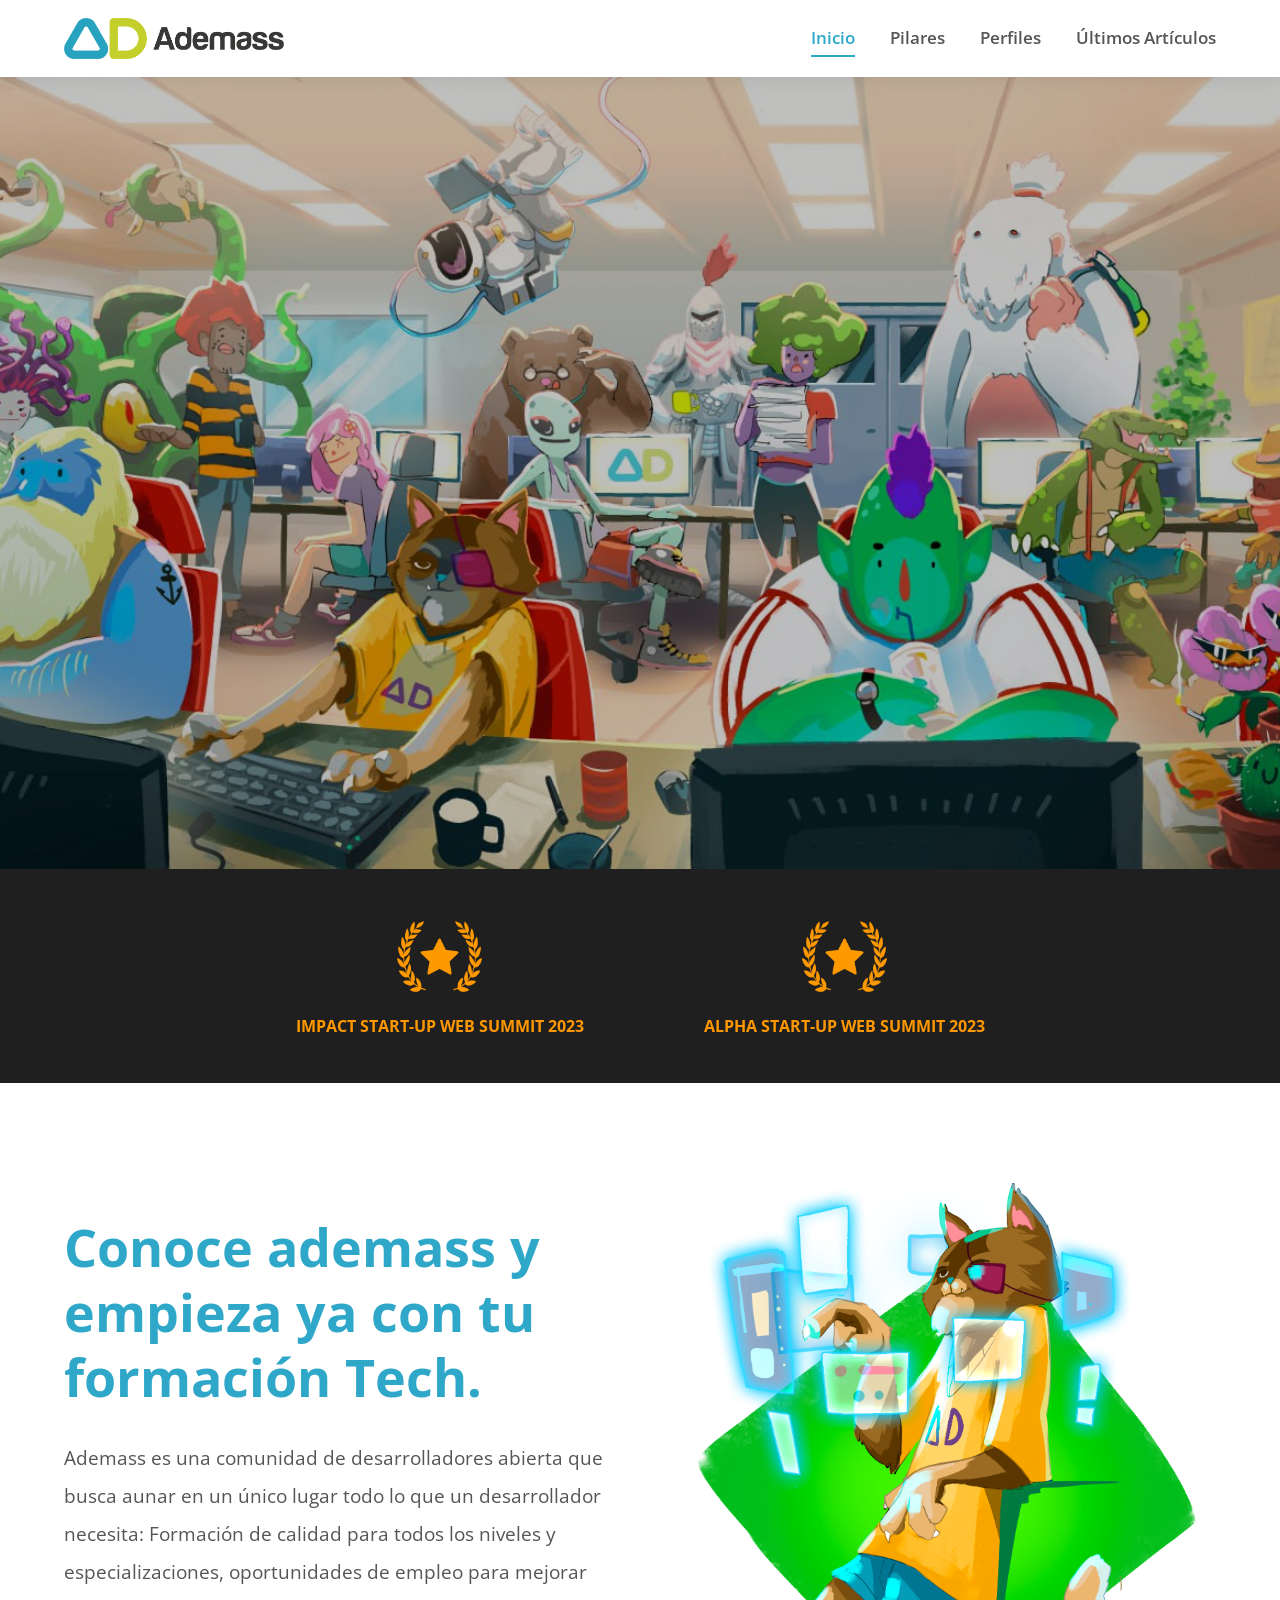
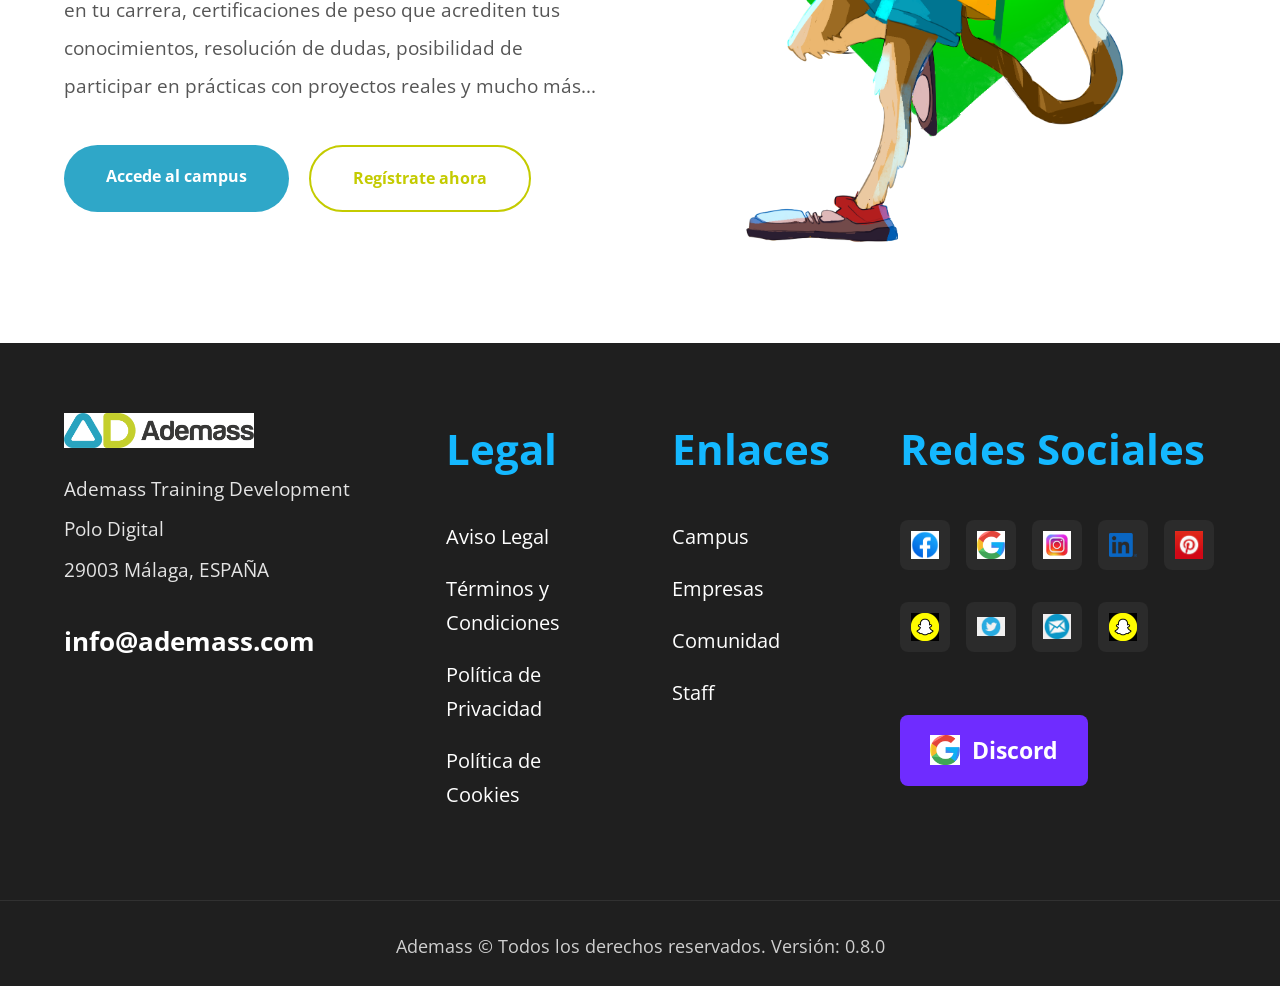
<file: index.html>
<!DOCTYPE html>
<html lang="es">

<head>
    <meta charset="UTF-8">
    <meta name="viewport" content="width=device-width, initial-scale=1.0">
    <title>Ademass - Ademass</title>
    <link rel="preconnect" href="https://fonts.googleapis.com">
    <link rel="preconnect" href="https://fonts.gstatic.com" crossorigin>
    <link href="https://fonts.googleapis.com/css2?family=Open+Sans:wght@300;400;500;600;700;800&family=Poppins:wght@300;400;500;600;700;800&display=swap" rel="stylesheet">
    <link rel="stylesheet" href="css/style.css">
</head>

<body>
    <!--=========================================
                    HEADER
    ==========================================-->

<header id="main-header">
    <div class="container header-inner">

        <a href="index.html" class="logo">
            <img src="img/Ademass-logo.png" alt="Ademass">
        </a>

        <nav class="main-nav">
            <ul class="nav-list">
                <li><a href="index.html" class="nav-link active">Inicio</a></li>
                <li><a href="pilares.html" class="nav-link">Pilares</a></li>
                <li><a href="perfiles.html" class="nav-link">Perfiles</a></li>
                <li><a href="ultimos_articulos.html" class="nav-link">Últimos Artículos</a></li>
            </ul>
        </nav>

    </div>
</header>

    <!--=========================================
                    HERO / PORTADA
    ==========================================-->

    <section class="hero-section">
        <div class="hero-bg">
            <img src="img/ademass_imagen.jpg" alt="Ademass" class="hero-bg-img">
            
        </div>
        <div class="container hero-content">   
        </div>
    </section>

    <!--=========================================
                    PREMIOS
    ==========================================-->
<section class="awards">
    <div class="container">
        <div class="awards-wrapper">
            <div class="award-item">
                <img src="img/award-symbol-1.png" alt="Award" class="award-icon">
                <h3 class="award-title">Impact Start-Up Web Summit 2023</h3>
            </div>
            <div class="award-item">
                <img src="img/award-symbol-1.png" alt="Award" class="award-icon">
                <h3 class="award-title">Alpha Start-Up Web Summit 2023</h3>
            </div>
        </div>
    </div>
</section>
   

    <!--=========================================
                    SECCIÓN PRINCIPAL
    ==========================================-->

    <section class="main-section">
        <div class="container">
            <div class="row align-items-center">
                <div class="col-lg-6">
                    <div class="main-text-content">
                        <h2 class="section-title">Conoce ademass y empieza ya con tu formación Tech.</h2>
                        <p class="section-text">Ademass es una comunidad de desarrolladores abierta que busca aunar en un único lugar todo lo que un desarrollador necesita: Formación de calidad para todos los niveles y especializaciones, oportunidades de empleo para mejorar en tu carrera, certificaciones de peso que acrediten tus conocimientos, resolución de dudas, posibilidad de participar en prácticas con proyectos reales y mucho más...</p>
                    </div>
                    <div class="main-buttons">
                        <a href="#" class="btn btn-primary">Accede al campus</a>
                        <a href="#" class="btn btn-secondary">Regístrate ahora</a>
                    </div>
                </div>
                <div class="col-lg-6">
                    <img src="img/ademass_tu_casa.png" alt="Ademass tu casa" class="main-image">
                </div>
            </div>
        </div>
    </section>

   

<footer class="footer">

    <div class="footer-container">

        <div class="footer-column">

            <img src="img/images.png" alt="Logo" class="logo">

            <p>Ademass Training Development</p>
            <p>Polo Digital</p>
            <p>29003 Málaga, ESPAÑA</p>

            <h4>info@ademass.com</h4>

        </div>

        <div class="footer-column">

            <h3>Legal</h3>

            <a href="#">Aviso Legal</a>
            <a href="#">Términos y Condiciones</a>
            <a href="#">Política de Privacidad</a>
            <a href="#">Política de Cookies</a>

        </div>

        <div class="footer-column">

            <h3>Enlaces</h3>

            <a href="#">Campus</a>
            <a href="#">Empresas</a>
            <a href="#">Comunidad</a>
            <a href="#">Staff</a>

        </div>

        <div class="footer-column">

            <h3>Redes Sociales</h3>

            <div class="social-icons">

                <a href="#"><img src="img/images.jpg" alt=""></a>
                <a href="#"><img src="img/g.png" alt=""></a>
                <a href="#"><img src="img/ig.jpg" alt=""></a>
                <a href="#"><img src="img/in.webp" alt=""></a>
                <a href="#"><img src="img/p.png" alt=""></a>

                <a href="#"><img src="img/snap.png" alt=""></a>
                <a href="#"><img src="img/tw.png" alt=""></a>
                <a href="#"><img src="img/tx.jpg" alt=""></a>
                <a href="#"><img src="img/snap.png" alt=""></a>

            </div>

            <a href="#" class="discord-btn">

                <img src="img/g.png" alt="">

                Discord

            </a>

        </div>

    </div>

    <div class="footer-bottom">

        Ademass © Todos los derechos reservados. Versión: 0.8.0

    </div>

</footer>

</body>
</html>
</file>
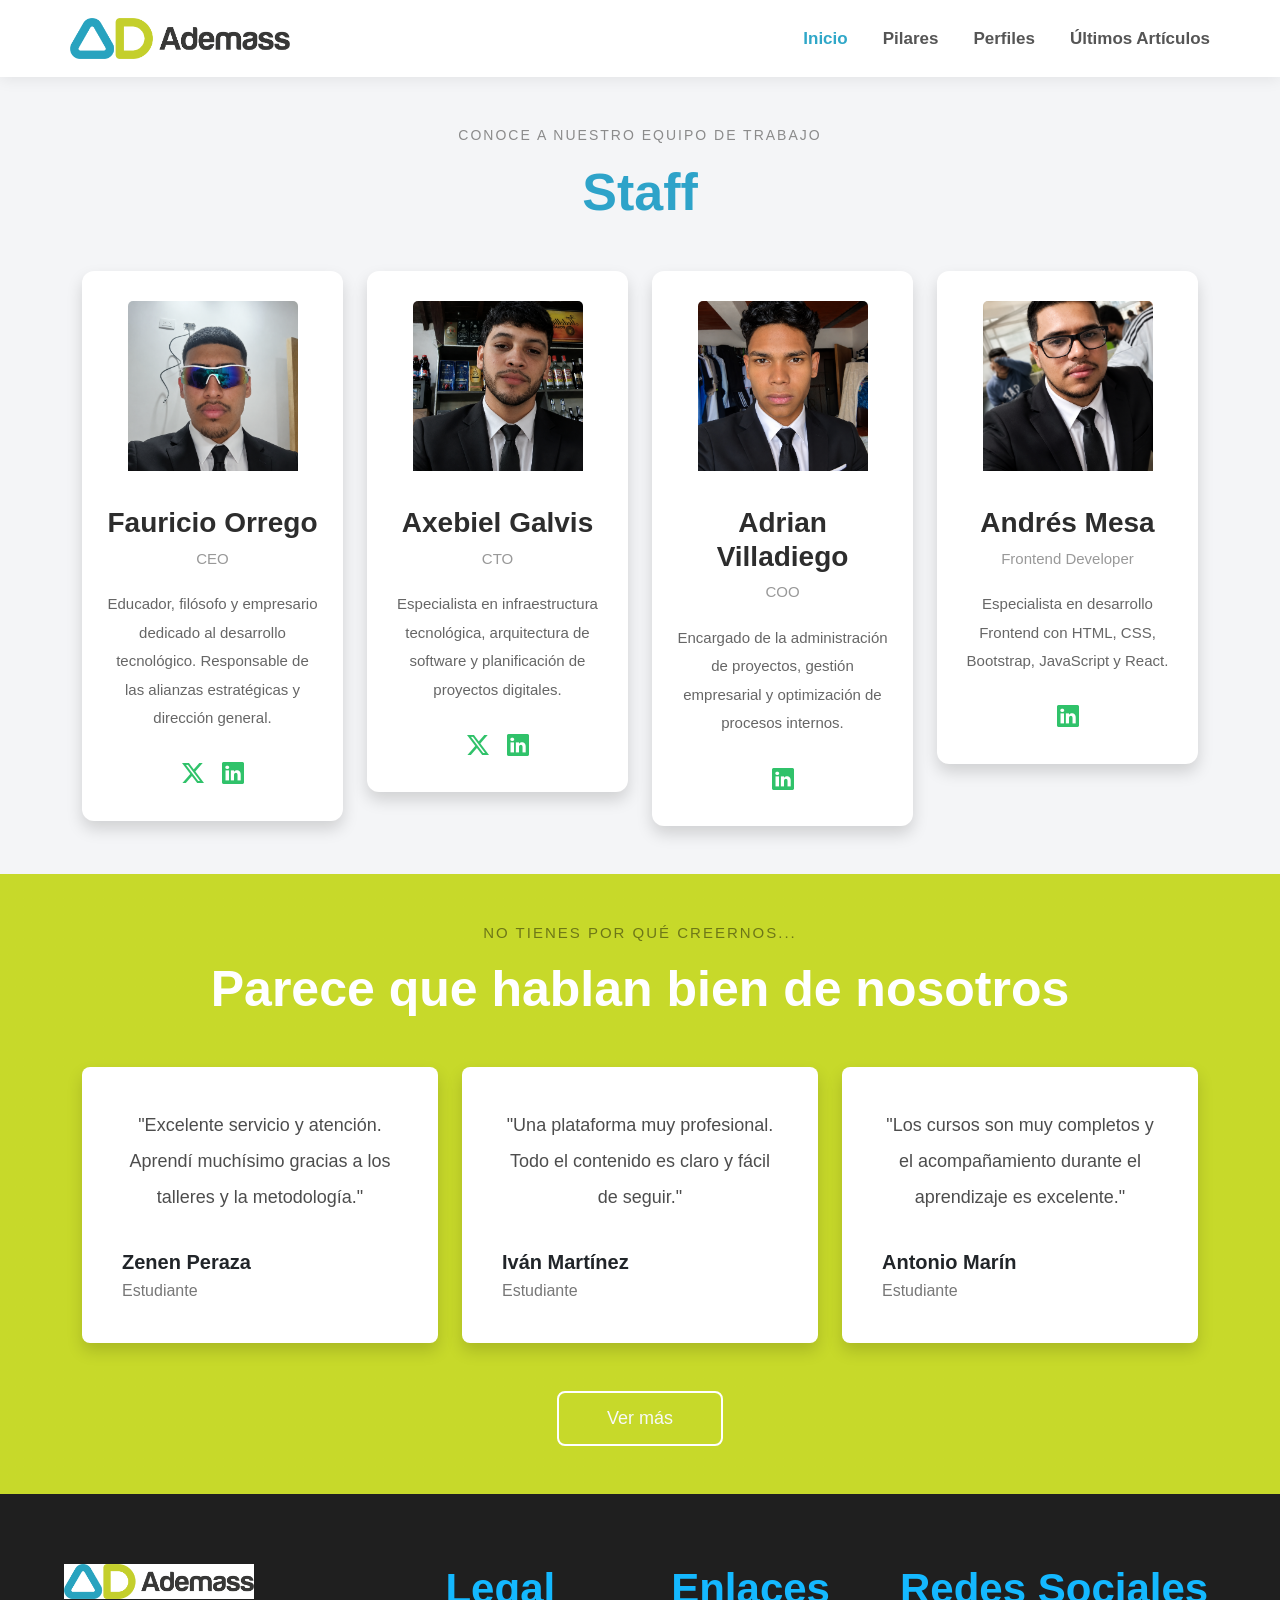
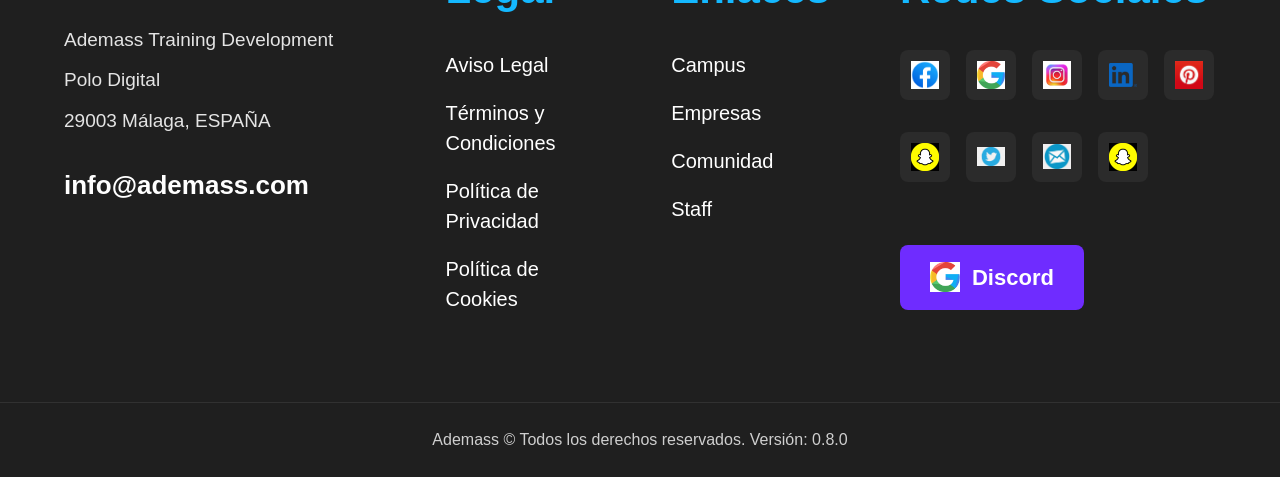
<file: perfiles.html>
<!DOCTYPE html>
<html lang="es">

<head>
    <meta charset="UTF-8">
    <meta name="viewport" content="width=device-width, initial-scale=1.0">
    <title>Perfiles</title>

    <!-- Bootstrap -->
    <link href="https://cdn.jsdelivr.net/npm/bootstrap@5.3.3/dist/css/bootstrap.min.css" rel="stylesheet">

    <!-- Bootstrap Icons -->
    <link rel="stylesheet"
        href="https://cdn.jsdelivr.net/npm/bootstrap-icons@1.11.3/font/bootstrap-icons.min.css">

    <!-- CSS -->
    <link rel="stylesheet" href="css/perfiles.css">
</head>

<body>
    <header id="main-header">
        <div class="container header-inner">
            <a href="./index.html" class="logo">
                <img src="img/Ademass-logo.png" alt="Ademass">
            </a>
            <nav class="main-nav">
                <ul class="nav-list">
                    <li><a href="./index.html" class="nav-link active">Inicio</a></li>
                    <li><a href="./pilares.html" class="nav-link">Pilares</a></li>
                    <li><a href="./perfiles.html" class="nav-link">Perfiles</a></li>
                    <li><a href="./ultimos_articulos.html" class="nav-link">Últimos Artículos</a></li>
                </ul>
            </nav>
        </div>
    </header>

    <!-- ==========================
            STAFF
    =========================== -->

    <section class="staff py-5">

        <div class="container">

            <p class="text-center text-uppercase subtitulo">
                Conoce a nuestro equipo de trabajo
            </p>

            <h2 class="titulo text-center mb-5">
                Staff
            </h2>

            <div class="row g-4 justify-content-center">

                <!-- CARD -->
                <div class="col-lg-3 col-md-6">

                    <div class="card perfil shadow">

                        <img src="img/ChatGPT Image 28 jul 2026, 11_06_53.png" class="card-img-top" alt="">

                        <div class="card-body">

                            <h4>Fauricio Orrego</h4>

                            <span class="cargo">
                                CEO
                            </span>

                            <p>
                                Educador, filósofo y empresario dedicado al
                                desarrollo tecnológico. Responsable de las
                                alianzas estratégicas y dirección general.
                            </p>

                            <div class="redes">

                                <a href="#">
                                    <i class="bi bi-twitter-x"></i>
                                </a>

                                <a href="#">
                                    <i class="bi bi-linkedin"></i>
                                </a>

                            </div>

                        </div>

                    </div>

                </div>

                <!-- CARD -->
                <div class="col-lg-3 col-md-6">

                    <div class="card perfil shadow">

                        <img src="img/ChatGPT Image 28 jul 2026, 11_07_04.png" class="card-img-top" alt="">

                        <div class="card-body">

                            <h4>Axebiel Galvis</h4>

                            <span class="cargo">
                                CTO
                            </span>

                            <p>
                                Especialista en infraestructura tecnológica,
                                arquitectura de software y planificación de
                                proyectos digitales.
                            </p>

                            <div class="redes">

                                <a href="#">
                                    <i class="bi bi-twitter-x"></i>
                                </a>

                                <a href="#">
                                    <i class="bi bi-linkedin"></i>
                                </a>

                            </div>

                        </div>

                    </div>

                </div>

                <!-- CARD -->
                <div class="col-lg-3 col-md-6">

                    <div class="card perfil shadow">

                        <img src="img/ChatGPT Image 28 jul 2026, 11_07_13.png" class="card-img-top" alt="">

                        <div class="card-body">

                            <h4>Adrian Villadiego</h4>

                            <span class="cargo">
                                COO
                            </span>

                            <p>
                                Encargado de la administración de proyectos,
                                gestión empresarial y optimización de procesos
                                internos.
                            </p>

                            <div class="redes">

                                <a href="#">
                                    <i class="bi bi-linkedin"></i>
                                </a>

                            </div>

                        </div>

                    </div>

                </div>

                <!-- CARD -->
                <div class="col-lg-3 col-md-6">

                    <div class="card perfil shadow">

                        <img src="img/ChatGPT Image 28 jul 2026, 11_07_45.png" class="card-img-top" alt="">

                        <div class="card-body">

                            <h4>Andrés Mesa</h4>

                            <span class="cargo">
                                Frontend Developer
                            </span>

                            <p>
                                Especialista en desarrollo Frontend con HTML,
                                CSS, Bootstrap, JavaScript y React.
                            </p>

                            <div class="redes">

                                <a href="#">
                                    <i class="bi bi-linkedin"></i>
                                </a>

                            </div>

                        </div>

                    </div>

                </div>

            </div>

        </div>

    </section>


    <!-- ==========================
          TESTIMONIOS
    =========================== -->

    <section class="testimonios py-5">

        <div class="container">

            <p class="text-center text-uppercase subtitulo2">
                No tienes por qué creernos...
            </p>

            <h2 class="text-center text-white mb-5">
                Parece que hablan bien de nosotros
            </h2>

            <div class="row g-4">

                <!-- TESTIMONIO -->
                <div class="col-lg-4">

                    <div class="card comentario shadow">

                        <div class="card-body">

                            <p class="texto">
                                "Excelente servicio y atención.
                                Aprendí muchísimo gracias a los
                                talleres y la metodología."
                            </p>

                            <h5>Zenen Peraza</h5>

                            <span>Estudiante</span>

                        </div>

                    </div>

                </div>

                <!-- TESTIMONIO -->
                <div class="col-lg-4">

                    <div class="card comentario shadow">

                        <div class="card-body">

                            <p class="texto">
                                "Una plataforma muy profesional.
                                Todo el contenido es claro y fácil
                                de seguir."
                            </p>

                            <h5>Iván Martínez</h5>

                            <span>Estudiante</span>

                        </div>

                    </div>

                </div>

                <!-- TESTIMONIO -->
                <div class="col-lg-4">

                    <div class="card comentario shadow">

                        <div class="card-body">

                            <p class="texto">
                                "Los cursos son muy completos y
                                el acompañamiento durante el
                                aprendizaje es excelente."
                            </p>

                            <h5>Antonio Marín</h5>

                            <span>Estudiante</span>

                        </div>

                    </div>

                </div>

            </div>

            <div class="text-center mt-5">

                <button class="btn btn-outline-light btn-lg px-5">
                    Ver más
                </button>

            </div>

        </div>

    </section>
    
<footer class="footer">

    <div class="footer-container">

        <!-- Logo -->
        <div class="footer-column">
            <img src="img/images.png" alt="Logo" class="logo">

            <p>Ademass Training Development</p>
            <p>Polo Digital</p>
            <p>29003 Málaga, ESPAÑA</p>

            <h4>info@ademass.com</h4>
        </div>

        <!-- Legal -->
        <div class="footer-column">
            <h3>Legal</h3>

            <a href="#">Aviso Legal</a>
            <a href="#">Términos y Condiciones</a>
            <a href="#">Política de Privacidad</a>
            <a href="#">Política de Cookies</a>
        </div>

        <!-- Enlaces -->
        <div class="footer-column">
            <h3>Enlaces</h3>

            <a href="#">Campus</a>
            <a href="#">Empresas</a>
            <a href="#">Comunidad</a>
            <a href="#">Staff</a>
        </div>

        <!-- Redes Sociales -->
        <div class="footer-column">
            <h3>Redes Sociales</h3>

            <div class="social-icons">

                <a href="#"><img src="img/images.jpg" alt=""></a>
                <a href="#"><img src="img/g.png" alt=""></a>
                <a href="#"><img src="img/ig.jpg" alt=""></a>
                <a href="#"><img src="img/in.webp" alt=""></a>
                <a href="#"><img src="img/p.png" alt=""></a>

                <a href="#"><img src="img/snap.png" alt=""></a>
                <a href="#"><img src="img/tw.png" alt=""></a>
                <a href="#"><img src="img/tx.jpg" alt=""></a>
                <a href="#"><img src="img/snap.png" alt=""></a>

            </div>

            <a href="#" class="discord-btn">
                <img src="img/g.png" alt="">
                Discord
            </a>

        </div>

    </div>

    <div class="footer-bottom">
        Ademass © Todos los derechos reservados. Versión: 0.8.0
    </div>

</footer>

</body>

</html>
</file>
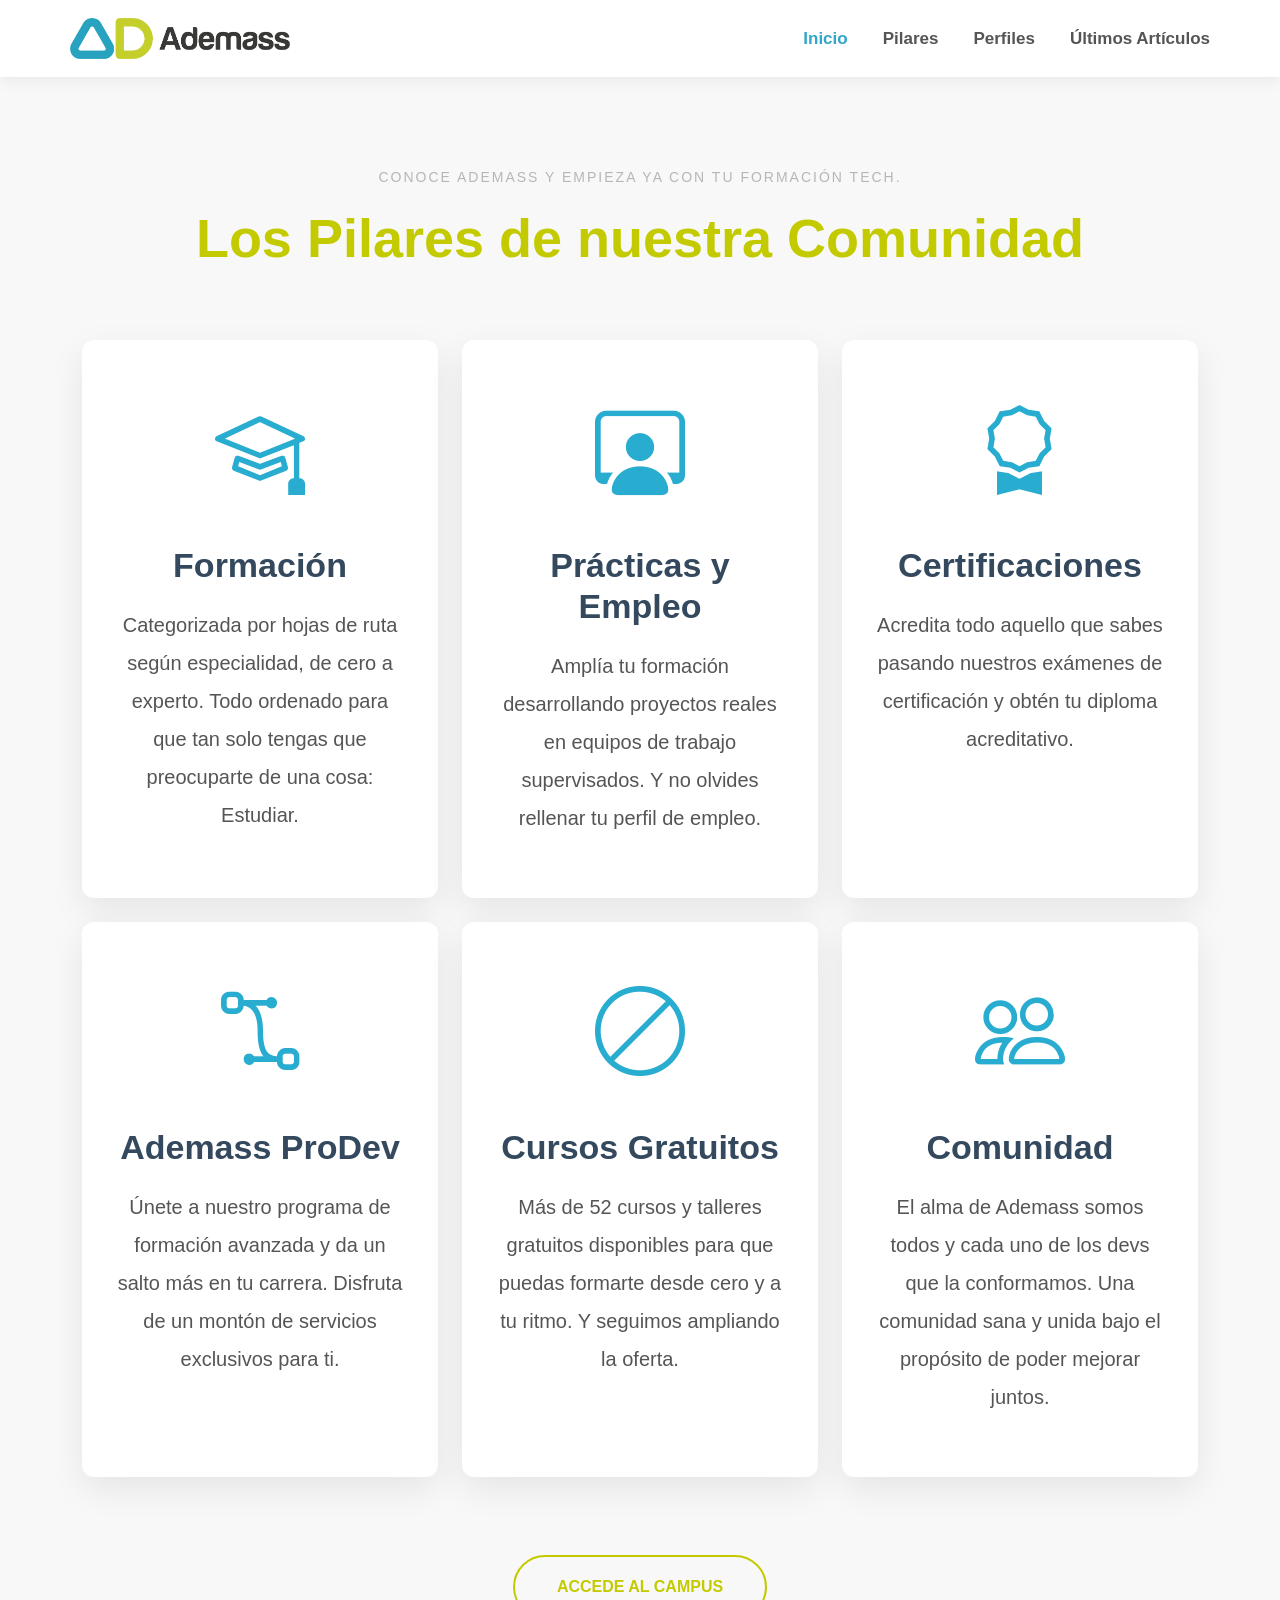
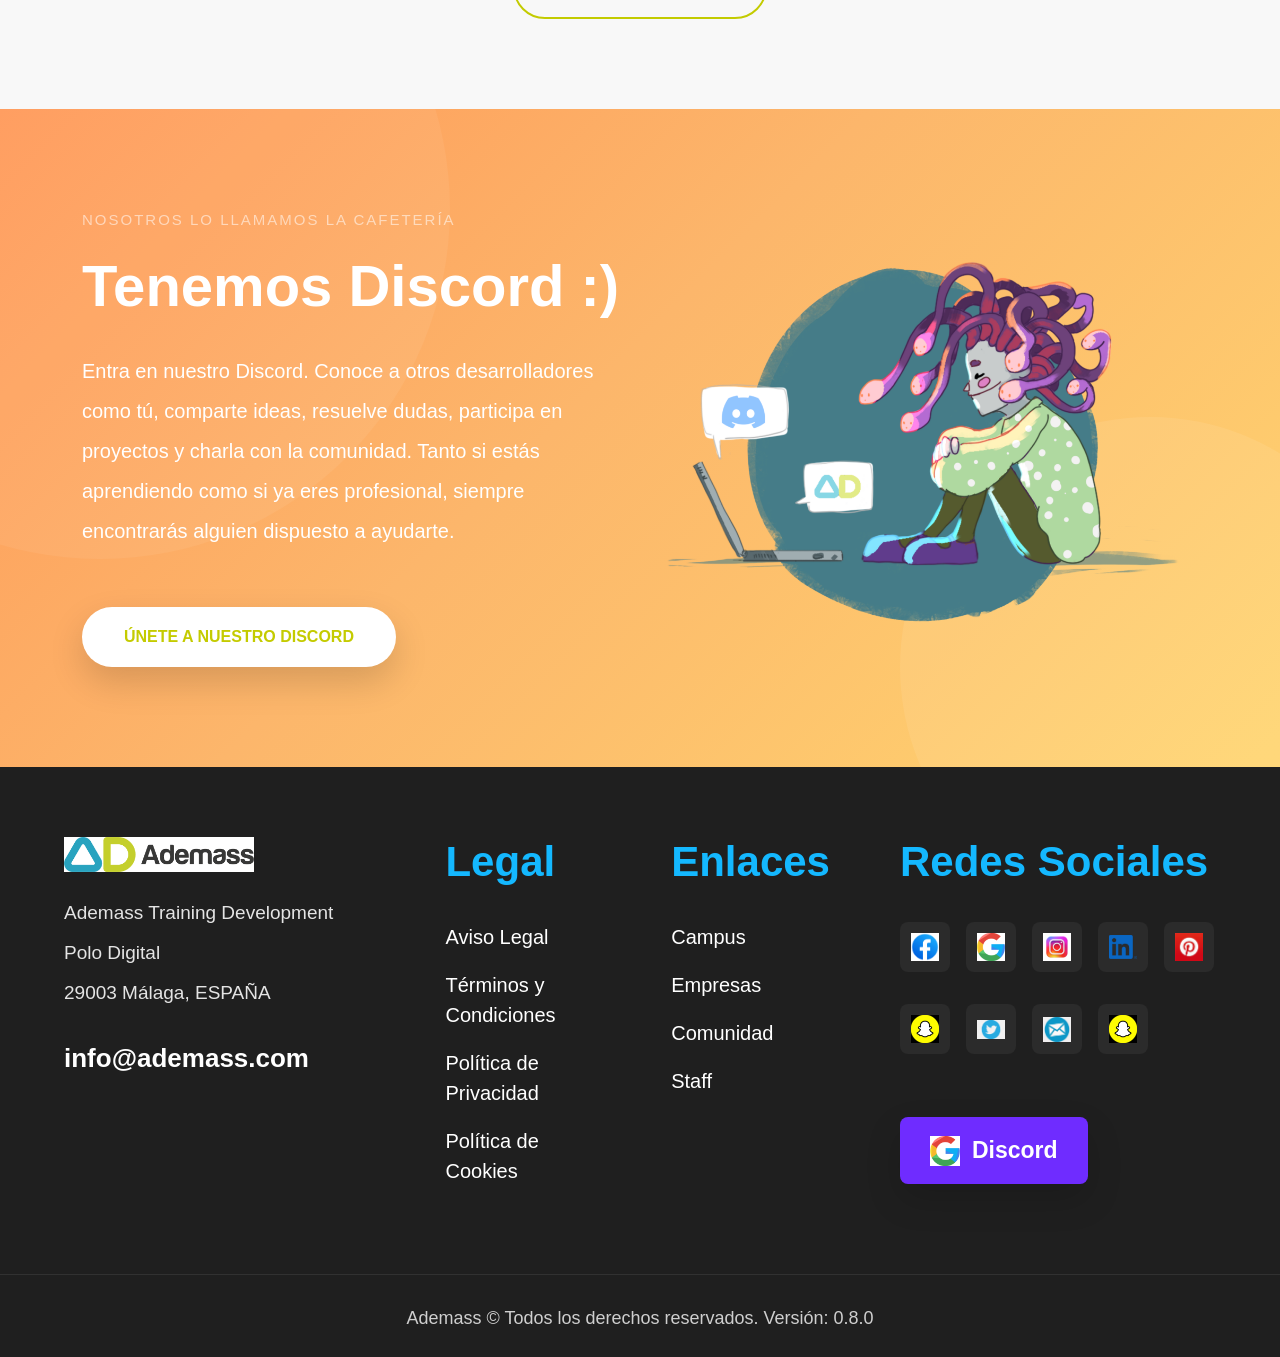
<file: pilares.html>
<!DOCTYPE html>
<html lang="es">
<head>
    <meta charset="UTF-8">
    <meta name="viewport" content="width=device-width, initial-scale=1.0">

    <!-- Bootstrap -->
    <link href="https://cdn.jsdelivr.net/npm/bootstrap@5.3.7/dist/css/bootstrap.min.css" rel="stylesheet">

    <!-- Bootstrap Icons -->
    <link rel="stylesheet" href="https://cdn.jsdelivr.net/npm/bootstrap-icons@1.11.3/font/bootstrap-icons.min.css">

    <!-- CSS -->
    <link rel="stylesheet" href="css/pilares.css">

    <title>Pilares</title>
</head>

<body>
    <header id="main-header">
        <div class="container header-inner">
            <a href="#" class="logo">
                <img src="img/Ademass-logo.png" alt="Ademass">
            </a>
            <nav class="main-nav">
                <ul class="nav-list">
                    <li><a href="./index.html" class="nav-link active">Inicio</a></li>
                    <li><a href="./pilares.html" class="nav-link">Pilares</a></li>
                    <li><a href="./perfiles.html" class="nav-link">Perfiles</a></li>
                    <li><a href="./ultimos_articulos.html" class="nav-link">Últimos Artículos</a></li>
                </ul>
            </nav>
        </div>
    </header>

<section class="community">

    <div class="container">

        <span class="subtitulo">
            CONOCE ADEMASS Y EMPIEZA YA CON TU FORMACIÓN TECH.
        </span>

        <h2 class="titulo">
            Los Pilares de nuestra Comunidad
        </h2>

        <div class="row g-4 justify-content-center">

            <div class="col-lg-4 col-md-6">
                <div class="card-pilar">

                    <i class="bi bi-mortarboard icono"></i>

                    <h3>Formación</h3>

                    <p>
                        Categorizada por hojas de ruta según especialidad,
                        de cero a experto. Todo ordenado para que tan solo
                        tengas que preocuparte de una cosa: Estudiar.
                    </p>

                </div>
            </div>

            <div class="col-lg-4 col-md-6">
                <div class="card-pilar">

                    <i class="bi bi-person-workspace icono"></i>

                    <h3>Prácticas y Empleo</h3>

                    <p>
                        Amplía tu formación desarrollando proyectos reales
                        en equipos de trabajo supervisados. Y no olvides
                        rellenar tu perfil de empleo.
                    </p>

                </div>
            </div>

            <div class="col-lg-4 col-md-6">
                <div class="card-pilar">

                    <i class="bi bi-award icono"></i>

                    <h3>Certificaciones</h3>

                    <p>
                        Acredita todo aquello que sabes pasando nuestros
                        exámenes de certificación y obtén tu diploma
                        acreditativo.
                    </p>

                </div>
            </div>

            <div class="col-lg-4 col-md-6">
                <div class="card-pilar">

                    <i class="bi bi-bezier2 icono"></i>

                    <h3>Ademass ProDev</h3>

                    <p>
                        Únete a nuestro programa de formación avanzada y da
                        un salto más en tu carrera. Disfruta de un montón
                        de servicios exclusivos para ti.
                    </p>

                </div>
            </div>

            <div class="col-lg-4 col-md-6">
                <div class="card-pilar">

                    <i class="bi bi-ban icono"></i>

                    <h3>Cursos Gratuitos</h3>

                    <p>
                        Más de 52 cursos y talleres gratuitos disponibles
                        para que puedas formarte desde cero y a tu ritmo.
                        Y seguimos ampliando la oferta.
                    </p>

                </div>
            </div>

            <div class="col-lg-4 col-md-6">
                <div class="card-pilar">

                    <i class="bi bi-people icono"></i>

                    <h3>Comunidad</h3>

                    <p>
                        El alma de Ademass somos todos y cada uno de los
                        devs que la conformamos. Una comunidad sana y unida
                        bajo el propósito de poder mejorar juntos.
                    </p>

                </div>
            </div>

        </div>

        <div class="text-center mt-5">

            <a href="#" class="btn-campus">
                ACCEDE AL CAMPUS
            </a>

        </div>

    </div>

</section>
<section class="discord-section">

    <div class="container">

        <div class="row align-items-center">

            <div class="col-lg-6">

                <span class="discord-subtitle">
                    NOSOTROS LO LLAMAMOS LA CAFETERÍA
                </span>

                <h2>
                    Tenemos Discord :)
                </h2>

                <p>
                    Entra en nuestro Discord. Conoce a otros desarrolladores como tú,
                    comparte ideas, resuelve dudas, participa en proyectos y charla
                    con la comunidad. Tanto si estás aprendiendo como si ya eres
                    profesional, siempre encontrarás alguien dispuesto a ayudarte.
                </p>

                <a href="#" class="discord-btn">
                    ÚNETE A NUESTRO DISCORD
                </a>

            </div>

            <div class="col-lg-6 text-center">

                <img src="icono123.png"
                    class="img-fluid discord-img"
                    alt="Discord">

            </div>

        </div>

    </div>

</section>

<footer class="footer">

    <div class="footer-container">

        <!-- Logo -->
        <div class="footer-column">
            <img src="img/images.png" alt="Logo" class="logo">

            <p>Ademass Training Development</p>
            <p>Polo Digital</p>
            <p>29003 Málaga, ESPAÑA</p>

            <h4>info@ademass.com</h4>
        </div>

        <!-- Legal -->
        <div class="footer-column">
            <h3>Legal</h3>

            <a href="#">Aviso Legal</a>
            <a href="#">Términos y Condiciones</a>
            <a href="#">Política de Privacidad</a>
            <a href="#">Política de Cookies</a>
        </div>

        <!-- Enlaces -->
        <div class="footer-column">
            <h3>Enlaces</h3>

            <a href="#">Campus</a>
            <a href="#">Empresas</a>
            <a href="#">Comunidad</a>
            <a href="#">Staff</a>
        </div>

        <!-- Redes Sociales -->
        <div class="footer-column">
            <h3>Redes Sociales</h3>

            <div class="social-icons">

                <a href="#"><img src="img/images.jpg" alt=""></a>
                <a href="#"><img src="img/g.png" alt=""></a>
                <a href="#"><img src="img/ig.jpg" alt=""></a>
                <a href="#"><img src="img/in.webp" alt=""></a>
                <a href="#"><img src="img/p.png" alt=""></a>

                <a href="#"><img src="img/snap.png" alt=""></a>
                <a href="#"><img src="img/tw.png" alt=""></a>
                <a href="#"><img src="img/tx.jpg" alt=""></a>
                <a href="#"><img src="img/snap.png" alt=""></a>

            </div>

            <a href="#" class="discord-btn">
                <img src="img/g.png" alt="">
                Discord
            </a>

        </div>

    </div>

    <div class="footer-bottom">
        Ademass © Todos los derechos reservados. Versión: 0.8.0
    </div>

</footer>

</body>
</html>
</file>
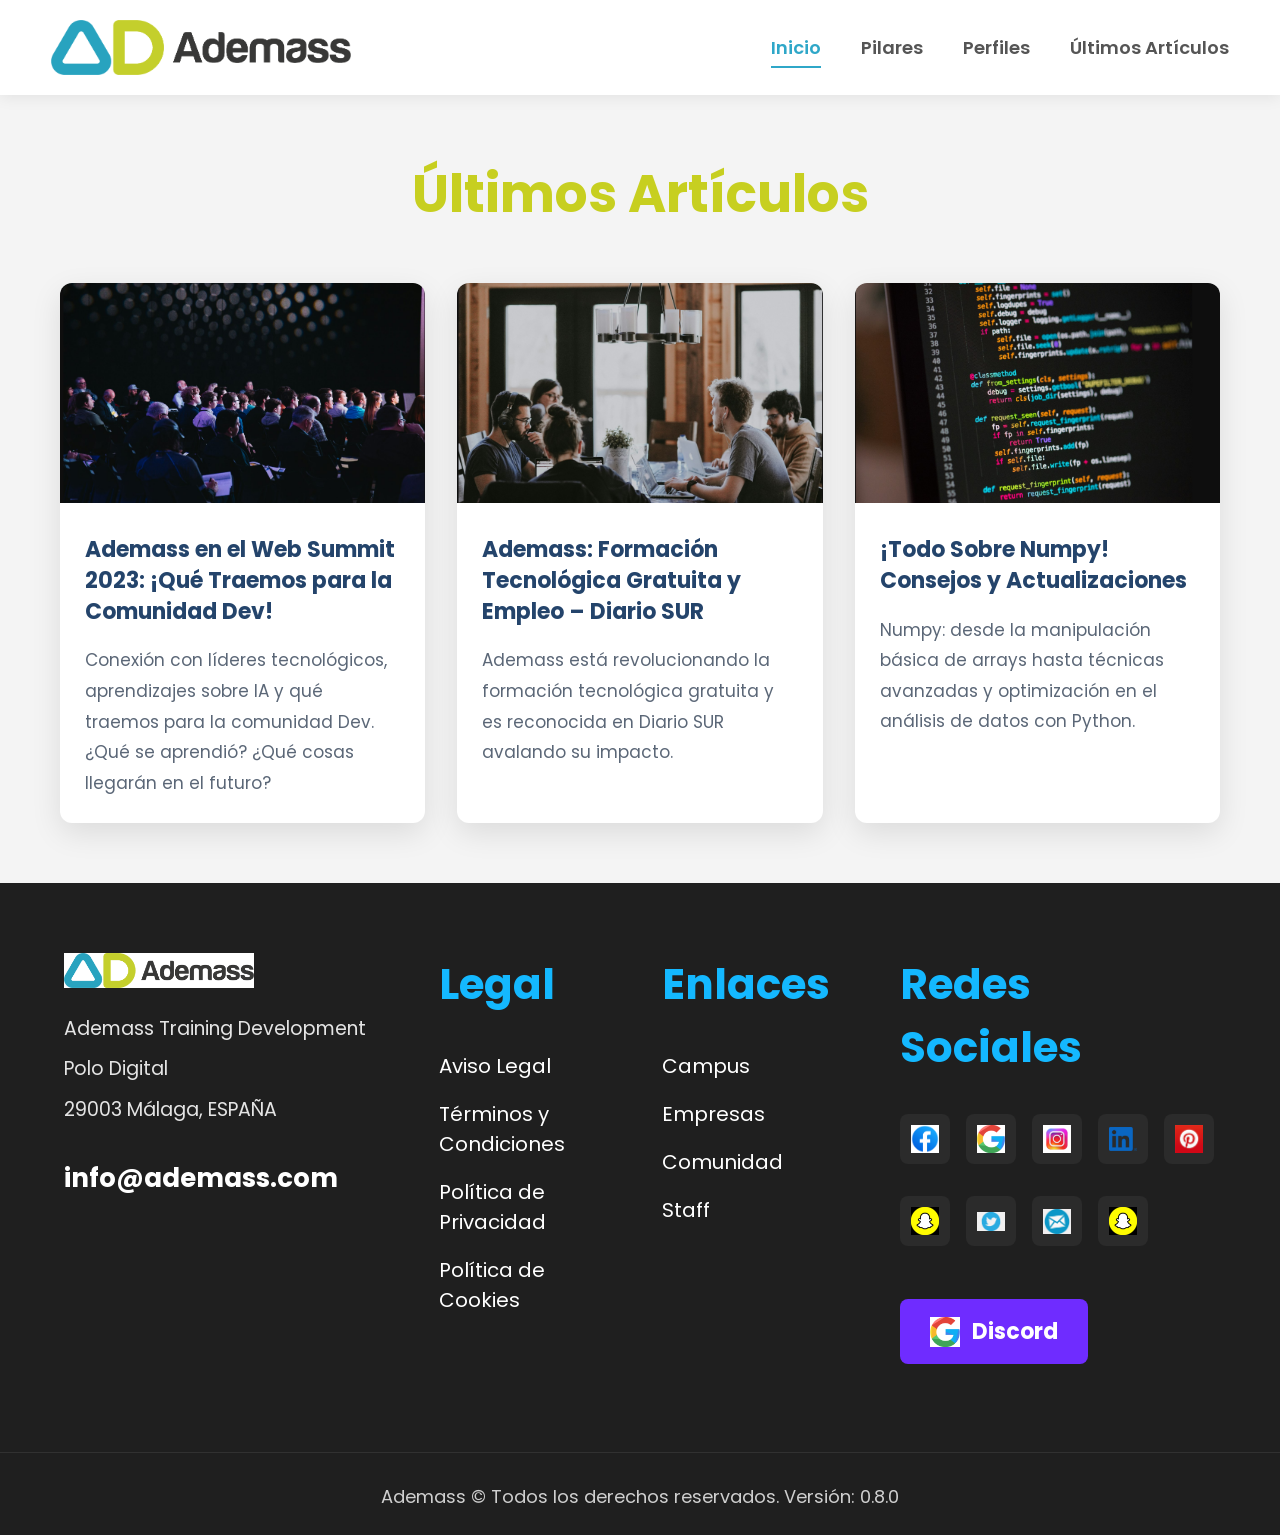
<file: ultimos_articulos.html>
<!DOCTYPE html>
<html lang="es">
<head>
    <meta charset="UTF-8">
    <meta name="viewport" content="width=device-width, initial-scale=1.0">
    <title>Últimos Artículos</title>
    <link rel="stylesheet" href="css/ultimos_articulos.css">
    <link rel="preconnect" href="https://fonts.googleapis.com">
<link rel="preconnect" href="https://fonts.gstatic.com" crossorigin>

<link href="https://fonts.googleapis.com/css2?family=Poppins:wght@300;400;500;600;700;800&display=swap" rel="stylesheet">
</head>
<body>
    <header id="main-header">
        <div class="container header-inner">
            <a href="./index.html" class="logo">
                <img src="img/Ademass-logo.png" alt="Ademass">
            </a>
            <nav class="main-nav">
                <ul class="nav-list">
                    <li><a href="./index.html" class="nav-link active">Inicio</a></li>
                    <li><a href="./pilares.html" class="nav-link">Pilares</a></li>
                    <li><a href="./perfiles.html" class="nav-link">Perfiles</a></li>
                    <li><a href="./ultimos_articulos.html" class="nav-link">Últimos Artículos</a></li>
                </ul>
            </nav>
        </div>
    </header>
<section class="articles">

    <h2>Últimos Artículos</h2>

    <div class="cards">

        <article class="card">
            <img src="img/Captura de pantalla 2026-07-28 104452.png" alt="Artículo 1">

            <div class="content">
                <h3>Ademass en el Web Summit 2023: ¡Qué Traemos para la Comunidad Dev!</h3>

                <p>
                    Conexión con líderes tecnológicos, aprendizajes sobre IA y qué
                    traemos para la comunidad Dev. ¿Qué se aprendió? ¿Qué cosas llegarán
                    en el futuro?
                </p>
            </div>
        </article>

        <article class="card">
            <img src="img/Captura de pantalla 2026-07-28 104527.png" alt="Artículo 2">

            <div class="content">
                <h3>Ademass: Formación Tecnológica Gratuita y Empleo – Diario SUR</h3>

                <p>
                    Ademass está revolucionando la formación tecnológica gratuita y es
                    reconocida en Diario SUR avalando su impacto.
                </p>
            </div>
        </article>

        <article class="card">
            <img src="img/Captura de pantalla 2026-07-28 104557.png" alt="Artículo 3">

            <div class="content">
                <h3>¡Todo Sobre Numpy! Consejos y Actualizaciones</h3>

                <p>
                    Numpy: desde la manipulación básica de arrays hasta técnicas
                    avanzadas y optimización en el análisis de datos con Python.
                </p>
            </div>
        </article>
    </div>

</section>

<footer class="footer">

    <div class="footer-container">

        <!-- Logo -->
        <div class="footer-column">
            <img src="img/images.png" alt="Logo" class="logo">

            <p>Ademass Training Development</p>
            <p>Polo Digital</p>
            <p>29003 Málaga, ESPAÑA</p>

            <h4>info@ademass.com</h4>
        </div>

        <!-- Legal -->
        <div class="footer-column">
            <h3>Legal</h3>

            <a href="#">Aviso Legal</a>
            <a href="#">Términos y Condiciones</a>
            <a href="#">Política de Privacidad</a>
            <a href="#">Política de Cookies</a>
        </div>

        <!-- Enlaces -->
        <div class="footer-column">
            <h3>Enlaces</h3>

            <a href="#">Campus</a>
            <a href="#">Empresas</a>
            <a href="#">Comunidad</a>
            <a href="#">Staff</a>
        </div>

        <!-- Redes Sociales -->
        <div class="footer-column">
            <h3>Redes Sociales</h3>

            <div class="social-icons">

                <a href="#"><img src="img/images.jpg" alt=""></a>
                <a href="#"><img src="img/g.png" alt=""></a>
                <a href="#"><img src="img/ig.jpg" alt=""></a>
                <a href="#"><img src="img/in.webp" alt=""></a>
                <a href="#"><img src="img/p.png" alt=""></a>

                <a href="#"><img src="img/snap.png" alt=""></a>
                <a href="#"><img src="img/tw.png" alt=""></a>
                <a href="#"><img src="img/tx.jpg" alt=""></a>
                <a href="#"><img src="img/snap.png" alt=""></a>

            </div>

            <a href="#" class="discord-btn">
                <img src="img/g.png" alt="">
                Discord
            </a>

        </div>

    </div>

    <div class="footer-bottom">
        Ademass © Todos los derechos reservados. Versión: 0.8.0
    </div>
</footer>

</body>
</html>
</file>
<file: css/style.css>
/*=================================================
                RESET
==================================================*/

*{
    margin:0;
    padding:0;
    box-sizing:border-box;
}

html{
    scroll-behavior:smooth;
}

body{
    font-family:'Open Sans',sans-serif;
    background:#fff;
    color:#444;
    line-height:1.7;
}

img{
    max-width:100%;
    display:block;
}

a{
    text-decoration:none;
}

ul{
    list-style:none;
}

.container{
    width:90%;
    max-width:1200px;
    margin:auto;
}
/*=================================================
                HEADER
==================================================*/

#main-header{

    position:sticky;

    top:0;

    left:0;

    width:100%;

    background:#fff;

    z-index:999;

    box-shadow:0 2px 15px rgba(0,0,0,.08);
}

.header-inner{

    display:flex;

    justify-content:space-between;

    align-items:center;

    padding:18px 0;
}

.logo img{

    width:220px;
}

.main-nav .nav-list{

    display:flex;

    align-items:center;

    gap:35px;
}

.main-nav .nav-link{

    color:#555;

    font-size:17px;

    font-weight:600;

    transition:.3s;

    position:relative;
}

.main-nav .nav-link:hover,
.main-nav .nav-link.active{

    color:#2fa7c8;
}

.main-nav .nav-link::after{

    content:"";

    position:absolute;

    left:0;

    bottom:-8px;

    width:0;

    height:2px;

    background:#2fa7c8;

    transition:.3s;
}

.main-nav .nav-link:hover::after,
.main-nav .nav-link.active::after{

    width:100%;
}

/*=================================================
                HERO
==================================================*/

.hero-section{

    position:relative;

    overflow:hidden;

    height:88vh;

    display:flex;

    justify-content:center;

    align-items:center;
}

.hero-bg{

    position:absolute;

    inset:0;
}

.hero-bg-img{

    width:100%;

    height:100%;

    object-fit:cover;
}

.hero-bg::before{

    content:"";

    position:absolute;

    inset:0;

    background:linear-gradient(
        rgba(0,0,0,.25),
        rgba(0,0,0,.25)
    );
}

.hero-content{

    position:relative;

    z-index:2;

    text-align:center;

    color:#fff;
}

.hero-title{

    font-size:58px;

    font-weight:700;

    margin-bottom:20px;
}

.hero-subtitle{

    font-size:22px;

    max-width:700px;

    margin:auto;

    line-height:1.8;
}

/*=================================================
                PREMIOS
==================================================*/

.awards{

    background:#1f1f1f;

    padding:45px 0;
}

.awards-wrapper{

    display:flex;

    justify-content:center;

    align-items:center;

    gap:120px;

    flex-wrap:wrap;
}

.award-item{

    display:flex;

    flex-direction:column;

    align-items:center;

    text-align:center;
}

.award-icon{

    width:85px;

    margin-bottom:15px;
}

.award-title{

    color:#ff9800;

    font-size:16px;

    font-weight:700;

    text-transform:uppercase;

    line-height:1.5;
}

/*=================================================
                SECCIÓN PRINCIPAL
==================================================*/

.main-section{

    padding:100px 0;

    background:#fff;
}

.main-section .row{

    display:flex;

    align-items:center;

    justify-content:space-between;

    gap:70px;

    flex-wrap:wrap;
}

.main-section .col-lg-6{

    flex:1;

    min-width:320px;
}

.main-text-content{

    max-width:620px;
}

.section-title{

    color:#2fa7c8;

    font-size:52px;

    font-weight:700;

    line-height:1.25;

    margin-bottom:30px;
}

.section-text{

    font-size:19px;

    color:#555;

    line-height:2;

    margin-bottom:40px;
}

.main-buttons{

    display:flex;

    gap:20px;

    flex-wrap:wrap;
}

.btn{

    display:inline-block;

    padding:18px 42px;

    border-radius:40px;

    font-weight:700;

    transition:.3s;
}

.btn-primary{

    background:#2fa7c8;

    color:#fff;
}

.btn-primary:hover{

    background:#2387a3;

    transform:translateY(-3px);
}

.btn-secondary{

    border:2px solid #c4cb00;

    color:#c4cb00;

    background:#fff;
}

.btn-secondary:hover{

    background:#c4cb00;

    color:#fff;

    transform:translateY(-3px);
}

.main-image{

    width:100%;

    max-width:500px;

    margin:auto;

    animation:float 5s ease-in-out infinite;
}

@keyframes float{

    0%{
        transform:translateY(0);
    }

    50%{
        transform:translateY(-12px);
    }

    100%{
        transform:translateY(0);
    }

}
/*=================================================
                    FOOTER
==================================================*/

.footer{

    background:#1f1f1f;

    color:#fff;

    padding:70px 0 25px;
}

.footer-container{

    width:90%;
    max-width:1300px;

    margin:auto;

    display:grid;

    grid-template-columns:2fr 1fr 1fr 1.4fr;

    gap:70px;
}

.footer-column{

    display:flex;

    flex-direction:column;
}

.footer-column .logo{

    width:190px;

    margin-bottom:25px;
}

.footer-column p{

    color:#e4e4e4;

    font-size:19px;

    line-height:1.7;

    margin-bottom:8px;
}

.footer-column h4{

    margin-top:25px;

    color:#fff;

    font-size:26px;

    font-weight:700;
}

.footer-column h3{

    color:#14b8ff;

    font-size:42px;

    font-weight:700;

    margin-bottom:35px;
}

.footer-column a{

    display:block;

    color:#fff;

    text-decoration:none;

    font-size:20px;

    margin-bottom:18px;

    transition:.3s;
}

.footer-column a:hover{

    color:#14b8ff;

    transform:translateX(5px);
}

/*=========================================
            REDES SOCIALES
==========================================*/

.social-icons{

    display:grid;

    grid-template-columns:repeat(5,52px);

    gap:14px;

    margin-bottom:35px;
}

.social-icons a{

    width:50px;

    height:50px;

    background:#2b2b2b;

    border-radius:8px;

    display:flex;

    justify-content:center;

    align-items:center;

    transition:.3s;
}

.social-icons a:hover{

    background:#14b8ff;

    transform:translateY(-3px);
}

.social-icons img{

    width:28px;

    height:28px;

    object-fit:contain;
}

/*=========================================
            BOTÓN DISCORD
==========================================*/

.footer .discord-btn{

    display:inline-flex;

    align-items:center;

    justify-content:center;

    gap:12px;

    background:#6f2cff;

    color:#fff;

    padding:16px 30px;

    border-radius:8px;

    text-decoration:none;

    font-size:23px;

    font-weight:700;

    width:fit-content;

    margin-top:10px;

    transition:.3s;
}

.footer .discord-btn:hover{

    background:#5b20ec;

    color:#fff;

    transform:translateY(-3px);
}

.footer .discord-btn img{

    width:30px;

    height:30px;
}

/*=========================================
            COPYRIGHT
==========================================*/

.footer-bottom{

    margin-top:70px;

    text-align:center;

    color:#cfcfcf;

    border-top:1px solid rgba(255,255,255,.08);

    padding-top:30px;

    font-size:18px;
}

/*=========================================
            RESPONSIVE
==========================================*/

@media(max-width:992px){

    .header-inner{

        flex-direction:column;

        gap:20px;
    }

    .main-nav .nav-list{

        flex-wrap:wrap;

        justify-content:center;
    }

    .footer-container{

        grid-template-columns:1fr 1fr;

        gap:50px;
    }

}

@media(max-width:768px){

    .main-nav .nav-list{

        flex-direction:column;

        gap:15px;
    }

    .hero-section{

        height:60vh;
    }

    .hero-title{

        font-size:38px;
    }

    .section-title{

        font-size:36px;
    }

    .section-text{

        font-size:17px;
    }

    .main-buttons{

        justify-content:center;
    }

    .footer-container{

        grid-template-columns:1fr;

        text-align:center;
    }

    .footer-column{

        align-items:center;
    }

    .social-icons{

        justify-content:center;
    }

}

@media(max-width:480px){

    .hero-title{

        font-size:30px;
    }

    .section-title{

        font-size:30px;
    }

    .award-title{

        font-size:14px;
    }

    .footer-column h3{

        font-size:32px;
    }

    .footer-column p{

        font-size:16px;
    }

    .footer-column a{

        font-size:17px;
    }

    .footer-bottom{

        font-size:15px;
    }

}
</file>
<file: css/perfiles.css>
/* ============================
        GENERALES
============================ */

*{
    margin:0;
    padding:0;
    box-sizing:border-box;
}

body{
    font-family:'Segoe UI', Tahoma, Geneva, Verdana, sans-serif;
    background:#f4f5f7;
    color:#444;
}
/* ============================
        HEADER
============================ */

#main-header{
    width:100%;
    background:#fff;
    position:sticky;
    top:0;
    left:0;
    z-index:1000;
    box-shadow:0 2px 15px rgba(0,0,0,.08);
}

.header-inner{
    display:flex;
    justify-content:space-between;
    align-items:center;
    padding:18px 0;
}

.logo img{
    width:220px;
}

.main-nav .nav-list{
    list-style:none;
    display:flex;
    align-items:center;
    gap:35px;
    margin:0;
}

.main-nav a{
    text-decoration:none;
    color:#555;
    font-size:17px;
    font-weight:600;
    transition:.3s;
}

.main-nav a:hover,
.main-nav a.active{
    color:#2fa7c8;
}
/* ============================
        STAFF
============================ */

.staff{
    padding:90px 0;
    background:#f4f5f7;
}

.subtitulo{
    color:#8b8b8b;
    font-size:14px;
    letter-spacing:2px;
    margin-bottom:15px;
}

.titulo{
    color:#2ea3c9;
    font-size:52px;
    font-weight:700;
    margin-bottom:60px;
}

/* ============================
        TARJETAS
============================ */

.perfil{
    border:none;
    border-radius:12px;
    overflow:hidden;
    transition:.35s;
    background:#fff;
}

.perfil:hover{
    transform:translateY(-10px);
    box-shadow:0 18px 35px rgba(0,0,0,.18)!important;
}

.perfil img{
    width:170px;
    height:170px;
    object-fit:cover;
    margin:30px auto 15px;
}

.perfil .card-body{
    padding:20px 25px 30px;
    text-align:center;
}

.perfil h4{
    font-size:28px;
    color:#2d2d2d;
    font-weight:700;
}

.cargo{
    display:block;
    color:#999;
    margin-bottom:20px;
    font-size:15px;
}

.perfil p{
    font-size:15px;
    color:#666;
    line-height:1.9;
    margin-bottom:25px;
}

.redes{
    display:flex;
    justify-content:center;
    gap:18px;
}

.redes a{
    color:#30c26a;
    font-size:22px;
    transition:.3s;
}

.redes a:hover{
    color:#219653;
}

/* ============================
      TESTIMONIOS
============================ */

.testimonios{

    padding:90px 0;

    background:
    linear-gradient(rgba(194,214,20,.90),
    rgba(194,214,20,.90)),
    url("https://images.unsplash.com/photo-1521737604893-d14cc237f11d?auto=format&fit=crop&w=1500&q=80");

    background-size:cover;
    background-position:center;

}

.subtitulo2{

    color:rgba(0,0,0,.45);
    font-size:15px;
    letter-spacing:2px;
    margin-bottom:15px;

}

.testimonios h2{

    font-size:50px;
    font-weight:700;
    margin-bottom:60px;

}

/* ============================
      COMENTARIOS
============================ */

.comentario{

    border:none;
    border-radius:8px;
    transition:.3s;
    height:100%;

}

.comentario:hover{

    transform:translateY(-8px);

}

.comentario .card-body{

    padding:40px;

}

.texto{

    font-size:18px;
    line-height:2;
    color:#4d4d4d;
    margin-bottom:35px;
    text-align:center;

}

.comentario h5{

    margin-bottom:5px;
    font-weight:700;

}

.comentario span{

    color:#777;

}

/* ============================
      BOTON
============================ */

.btn-outline-light{

    border:2px solid white;
    padding:12px 45px;
    font-size:18px;
    transition:.3s;

}

.btn-outline-light:hover{

    background:white;
    color:#a8bf00;

}

/* ============================
      RESPONSIVE
============================ */

@media(max-width:992px){

    .titulo{
        font-size:40px;
    }

    .testimonios h2{
        font-size:36px;
    }

}

@media(max-width:768px){

    .titulo{
        font-size:34px;
    }

    .testimonios h2{
        font-size:30px;
    }

    .perfil img{
        width:150px;
        height:150px;
    }

    .texto{
        font-size:16px;
    }

}
/*=============================
        FOOTER
=============================*/

.footer{

    background:#1f1f1f;

    color:#fff;

    padding:70px 0 25px;
}

.footer-container{

    width:90%;
    max-width:1300px;

    margin:auto;

    display:grid;

    grid-template-columns:2fr 1fr 1fr 1.4fr;

    gap:70px;
}

.footer-column{

    display:flex;
    flex-direction:column;
}

.footer-column .logo{

    width:190px;

    margin-bottom:25px;
}

.footer-column p{

    color:#e4e4e4;

    font-size:19px;

    line-height:1.7;

    margin-bottom:8px;
}

.footer-column h4{

    margin-top:25px;

    color:#fff;

    font-size:26px;

    font-weight:700;
}

.footer-column h3{

    color:#14b8ff;

    font-size:42px;

    font-weight:700;

    margin-bottom:35px;
}

.footer-column a{

    display:block;

    text-decoration:none;

    color:#fff;

    font-size:20px;

    margin-bottom:18px;

    transition:.3s;
}

.footer-column a:hover{

    color:#14b8ff;

    transform:translateX(4px);
}

.social-icons{

    display:grid;

    grid-template-columns:repeat(5,52px);

    gap:14px;

    margin-bottom:35px;
}

.social-icons a{

    width:50px;
    height:50px;

    background:#2b2b2b;

    border-radius:8px;

    display:flex;

    justify-content:center;
    align-items:center;
}

.social-icons a:hover{

    background:#14b8ff;
}

.social-icons img{

    width:28px;
    height:28px;

    object-fit:contain;
}

.footer .discord-btn{

    display:inline-flex;

    align-items:center;

    justify-content:center;

    gap:12px;

    background:#6f2cff;

    color:#fff;

    padding:16px 30px;

    border-radius:8px;

    text-decoration:none;

    font-size:22px;

    font-weight:700;

    width:fit-content;

    margin-top:10px;
}

.footer .discord-btn:hover{

    background:#5a1ef0;

    color:#fff;
}

.footer .discord-btn img{

    width:30px;
}

.footer-bottom{

    margin-top:70px;

    text-align:center;

    color:#cfcfcf;

    border-top:1px solid rgba(255,255,255,.08);

    padding-top:25px;
}
@media(max-width:992px){

    .header-inner{
        flex-direction:column;
        gap:20px;
    }

    .main-nav .nav-list{
        flex-wrap:wrap;
        justify-content:center;
    }

    .footer-container{
        grid-template-columns:1fr 1fr;
    }

}

@media(max-width:768px){

    .main-nav .nav-list{
        flex-direction:column;
        gap:15px;
    }

    .footer-container{
        grid-template-columns:1fr;
        text-align:center;
    }

    .footer-column{
        align-items:center;
    }

    .social-icons{
        justify-content:center;
    }

}
</file>
<file: css/pilares.css>
/*=============================
        RESET
=============================*/

*{
    margin:0;
    padding:0;
    box-sizing:border-box;
    font-family:'Segoe UI',sans-serif;
}

html{
    scroll-behavior:smooth;
}

body{
    background:#f8f8f8;
    color:#333;
}

/*=============================
        HEADER
=============================*/

#main-header{
    width:100%;
    background:#fff;
    position:sticky;
    top:0;
    left:0;
    z-index:1000;
    box-shadow:0 2px 15px rgba(0,0,0,.08);
}

.header-inner{
    display:flex;
    justify-content:space-between;
    align-items:center;
    padding:18px 0;
}

.logo img{
    width:220px;
}

.main-nav .nav-list{
    display:flex;
    align-items:center;
    gap:35px;
    list-style:none;
    margin:0;
}

.main-nav a{
    text-decoration:none;
    color:#555;
    font-size:17px;
    font-weight:600;
    transition:.3s;
}

.main-nav a:hover,
.main-nav a.active{
    color:#2fa7c8;
}

/*=============================
        PILARES
=============================*/

.community{
    padding:90px 0;
}

.subtitulo{
    display:block;
    text-align:center;
    color:#b6b6b6;
    font-size:14px;
    letter-spacing:2px;
    margin-bottom:18px;
    text-transform:uppercase;
}

.titulo{
    text-align:center;
    color:#c3cb00;
    font-size:54px;
    font-weight:700;
    margin-bottom:70px;
}

.community .col-lg-4{
    display:flex;
}

.card-pilar{

    background:#fff;

    width:100%;
    height:100%;

    border-radius:12px;

    padding:45px 35px;

    display:flex;
    flex-direction:column;
    align-items:center;
    text-align:center;

    box-shadow:0 12px 35px rgba(0,0,0,.08);

    transition:.35s;
}

.card-pilar:hover{
    transform:translateY(-8px);
}

.icono{

    font-size:90px;
    color:#28acd0;

    margin-bottom:25px;
}

.card-pilar h3{

    font-size:34px;
    color:#34495e;

    margin-bottom:20px;

    font-weight:700;
}

.card-pilar p{

    color:#555;

    font-size:20px;

    line-height:1.9;
}

.btn-campus{

    display:inline-block;

    margin-top:30px;

    padding:18px 42px;

    border:2px solid #c3cb00;

    border-radius:40px;

    color:#c3cb00;

    font-weight:700;

    text-decoration:none;

    transition:.3s;
}

.btn-campus:hover{

    background:#c3cb00;

    color:#fff;
}

/*=============================
        DISCORD
=============================*/

.discord-section{

    position:relative;
    overflow:hidden;

    padding:100px 0;

    background:linear-gradient(
        135deg,
        #ff9857 0%,
        #fcb66b 45%,
        #ffd46f 100%
    );
}

.discord-section::before{

    content:"";

    position:absolute;

    width:700px;
    height:700px;

    left:-250px;
    top:-250px;

    border-radius:50%;

    background:rgba(255,255,255,.06);
}

.discord-section::after{

    content:"";

    position:absolute;

    width:500px;
    height:500px;

    right:-120px;
    bottom:-150px;

    border-radius:50%;

    background:rgba(255,255,255,.08);
}

.discord-section .container{

    position:relative;
    z-index:2;
}

.discord-subtitle{

    display:block;

    color:rgba(255,255,255,.55);

    letter-spacing:2px;

    text-transform:uppercase;

    font-size:15px;

    margin-bottom:20px;
}

.discord-section h2{

    color:#fff;

    font-size:58px;

    font-weight:700;

    margin-bottom:30px;
}

.discord-section p{

    color:#fff;

    font-size:20px;

    line-height:2;

    max-width:620px;
}

.discord-btn{

    display:inline-block;

    margin-top:40px;

    padding:18px 42px;

    background:#fff;

    color:#c4cb00;

    text-decoration:none;

    border-radius:50px;

    font-weight:700;

    box-shadow:0 15px 35px rgba(0,0,0,.15);

    transition:.3s;
}

.discord-btn:hover{

    background:#c4cb00;

    color:#fff;

    transform:translateY(-4px);
}

.discord-img{

    width:100%;
    max-width:520px;

    display:block;

    margin:auto;

    animation:float 5s ease-in-out infinite;
}

@keyframes float{

    0%{
        transform:translateY(0);
    }

    50%{
        transform:translateY(-12px);
    }

    100%{
        transform:translateY(0);
    }

}
/*=============================
        FOOTER
=============================*/

.footer{

    background:#1f1f1f;

    color:#fff;

    padding:70px 0 25px;
}

.footer-container{

    width:90%;
    max-width:1300px;

    margin:auto;

    display:grid;

    grid-template-columns:2fr 1fr 1fr 1.4fr;

    gap:70px;
}

.footer-column{

    display:flex;
    flex-direction:column;
}

.footer-column .logo{

    width:190px;

    margin-bottom:25px;
}

.footer-column p{

    color:#e4e4e4;

    font-size:19px;

    line-height:1.7;

    margin-bottom:8px;
}

.footer-column h4{

    margin-top:25px;

    color:#fff;

    font-size:26px;

    font-weight:700;
}

.footer-column h3{

    color:#14b8ff;

    font-size:42px;

    font-weight:700;

    margin-bottom:35px;
}

.footer-column a{

    display:block;

    text-decoration:none;

    color:#fff;

    font-size:20px;

    margin-bottom:18px;

    transition:.3s;
}

.footer-column a:hover{

    color:#14b8ff;

    transform:translateX(4px);
}

/*=============================
        ICONOS REDES
=============================*/

.social-icons{

    display:grid;

    grid-template-columns:repeat(5,52px);

    gap:14px;

    margin-bottom:35px;
}

.social-icons a{

    width:50px;
    height:50px;

    background:#2b2b2b;

    border-radius:8px;

    display:flex;

    justify-content:center;
    align-items:center;

    transition:.3s;
}

.social-icons a:hover{

    background:#14b8ff;

    transform:translateY(-3px);
}

.social-icons img{

    width:28px;
    height:28px;

    object-fit:contain;
}

/*=============================
        BOTÓN DISCORD
=============================*/

.footer .discord-btn{

    display:inline-flex;

    align-items:center;

    justify-content:center;

    gap:12px;

    background:#6f2cff;

    color:#fff;

    padding:16px 30px;

    border-radius:8px;

    text-decoration:none;

    font-size:23px;

    font-weight:700;

    width:fit-content;

    margin-top:10px;

    transition:.3s;
}

.footer .discord-btn:hover{

    background:#5a1ef0;

    color:#fff;

    transform:translateY(-3px);
}

.footer .discord-btn img{

    width:30px;
    height:30px;
}

/*=============================
        COPYRIGHT
=============================*/

.footer-bottom{

    margin-top:70px;

    text-align:center;

    color:#cfcfcf;

    font-size:18px;

    border-top:1px solid rgba(255,255,255,.08);

    padding-top:30px;
}

/*=============================
        RESPONSIVE FOOTER
=============================*/

@media(max-width:992px){

    .footer-container{

        grid-template-columns:1fr 1fr;

        gap:50px;
    }

}

@media(max-width:768px){

    .footer{

        text-align:center;
    }

    .footer-container{

        grid-template-columns:1fr;
    }

    .footer-column{

        align-items:center;
    }

    .social-icons{

        justify-content:center;

        grid-template-columns:repeat(5,52px);
    }

    .footer .discord-btn{

        margin:auto;
    }

    .footer-column a:hover{

        transform:none;
    }

}
/*=============================
        RESPONSIVE GENERAL
=============================*/

@media (max-width:1200px){

    .titulo{
        font-size:48px;
    }

    .card-pilar h3{
        font-size:30px;
    }

    .card-pilar p{
        font-size:18px;
    }

    .discord-section h2{
        font-size:48px;
    }

}

/*=============================
        TABLET
=============================*/

@media (max-width:992px){

    /* Header */

    .header-inner{

        flex-direction:column;

        gap:20px;
    }

    .main-nav .nav-list{

        flex-wrap:wrap;

        justify-content:center;

        gap:20px;
    }

    /* Pilares */

    .community{

        padding:70px 0;
    }

    .titulo{

        font-size:40px;

        margin-bottom:50px;
    }

    .card-pilar{

        padding:35px 28px;
    }

    .icono{

        font-size:75px;
    }

    .card-pilar h3{

        font-size:28px;
    }

    .card-pilar p{

        font-size:17px;

        line-height:1.8;
    }

    /* Discord */

    .discord-section{

        text-align:center;

        padding:80px 25px;
    }

    .discord-section h2{

        font-size:40px;
    }

    .discord-section p{

        margin:auto;

        font-size:18px;
    }

    .discord-img{

        margin-top:50px;

        max-width:420px;
    }

}

/*=============================
        MÓVILES
=============================*/

@media (max-width:768px){

    .logo img{

        width:180px;
    }

    .main-nav .nav-list{

        flex-direction:column;

        gap:15px;
    }

    .main-nav a{

        font-size:16px;
    }

    .community{

        padding:60px 15px;
    }

    .titulo{

        font-size:32px;
    }

    .subtitulo{

        font-size:13px;
    }

    .card-pilar{

        padding:30px 22px;
    }

    .icono{

        font-size:65px;
    }

    .card-pilar h3{

        font-size:24px;
    }

    .card-pilar p{

        font-size:16px;
    }

    .btn-campus{

        width:100%;

        max-width:320px;
    }

    .discord-section{

        padding:70px 20px;
    }

    .discord-section h2{

        font-size:32px;
    }

    .discord-section p{

        font-size:16px;

        line-height:1.8;
    }

    .discord-btn{

        width:100%;

        max-width:320px;

        text-align:center;
    }

    .discord-img{

        max-width:300px;
    }

}

/*=============================
        MÓVILES PEQUEÑOS
=============================*/

@media (max-width:480px){

    .titulo{

        font-size:28px;
    }

    .card-pilar{

        padding:25px 20px;
    }

    .icono{

        font-size:55px;
    }

    .card-pilar h3{

        font-size:22px;
    }

    .card-pilar p{

        font-size:15px;
    }

    .discord-section h2{

        font-size:28px;
    }

    .discord-section p{

        font-size:15px;
    }

    .footer-column h3{

        font-size:30px;
    }

    .footer-column p{

        font-size:16px;
    }

    .footer-column a{

        font-size:17px;
    }

    .footer-bottom{

        font-size:15px;
    }

}
</file>
<file: css/ultimos_articulos.css>
/*=================================================
                RESET
==================================================*/

*{
    margin:0;
    padding:0;
    box-sizing:border-box;
    font-family:'Poppins',sans-serif;
}

html{
    scroll-behavior:smooth;
}

body{
    background:#f4f4f4;
    padding-top:95px;
}

/*=================================================
                CONTAINER
==================================================*/

.container{
    width:90%;
    max-width:1200px;
    margin:auto;
}
/*=========================================
            HEADER
=========================================*/

body{
    background:#f4f4f4;
    padding-top:0;
}

.container{
    width:92%;
    max-width:1280px;
    margin:auto;
}

#main-header{
    width:100%;
    background:#fff;
    position:sticky;
    top:0;
    z-index:999;
    box-shadow:0 2px 15px rgba(0,0,0,.08);
}

.header-inner{
    display:flex;
    justify-content:space-between;
    align-items:center;
    height:95px;
}

.logo{
    display:flex;
    align-items:center;
}

.logo img{
    width:300px;
    display:block;
}

.main-nav{
    display:flex;
    align-items:center;
}

.nav-list{
    list-style:none;
    display:flex;
    gap:40px;
    margin:0;
    padding:0;
}

.nav-link{
    text-decoration:none;
    color:#555;
    font-size:18px;
    font-weight:600;
    position:relative;
    transition:.3s;
}

.nav-link:hover,
.nav-link.active{
    color:#2fa7c8;
}

.nav-link::after{
    content:"";
    position:absolute;
    left:0;
    bottom:-8px;
    width:0;
    height:2px;
    background:#2fa7c8;
    transition:.3s;
}

.nav-link:hover::after,
.nav-link.active::after{
    width:100%;
}

/*=================================================
                ARTÍCULOS
==================================================*/

.articles{

    max-width:1200px;

    margin:60px auto;

    padding:0 20px;
}

.articles h2{

    text-align:center;

    font-size:52px;

    color:#c7cf20;

    margin-bottom:50px;

    font-weight:700;
}

.cards{

    display:grid;

    grid-template-columns:repeat(auto-fit,minmax(330px,1fr));

    gap:32px;
}
/*=================================================
                TARJETAS
==================================================*/

.card{

    background:#fff;

    border-radius:12px;

    overflow:hidden;

    box-shadow:0 10px 30px rgba(0,0,0,.10);

    transition:.35s;
}

.card:hover{

    transform:translateY(-10px);

    box-shadow:0 18px 40px rgba(0,0,0,.18);
}

.card img{

    width:100%;

    height:220px;

    object-fit:cover;
}

.content{

    padding:25px;
}

.content h3{

    color:#24446b;

    font-size:22px;

    font-weight:700;

    line-height:1.4;

    margin-bottom:18px;
}

.content p{

    color:#5b6777;

    font-size:17px;

    line-height:1.8;
}

/*=================================================
                    FOOTER
==================================================*/

.footer{

    background:#1f1f1f;

    color:#fff;

    padding:70px 0 25px;
}

.footer-container{

    width:90%;
    max-width:1300px;

    margin:auto;

    display:grid;

    grid-template-columns:2fr 1fr 1fr 1.4fr;

    gap:70px;
}

.footer-column{

    display:flex;

    flex-direction:column;
}

.footer-column .logo{

    width:190px;

    margin-bottom:25px;
}

.footer-column p{

    color:#e4e4e4;

    font-size:19px;

    line-height:1.7;

    margin-bottom:8px;
}

.footer-column h4{

    margin-top:25px;

    color:#fff;

    font-size:26px;

    font-weight:700;
}

.footer-column h3{

    color:#14b8ff;

    font-size:42px;

    font-weight:700;

    margin-bottom:35px;
}

.footer-column a{

    color:#fff;

    text-decoration:none;

    font-size:20px;

    margin-bottom:18px;

    transition:.3s;
}

.footer-column a:hover{

    color:#14b8ff;

    transform:translateX(5px);
}

/*=================================================
                REDES SOCIALES
==================================================*/

.social-icons{

    display:grid;

    grid-template-columns:repeat(5,52px);

    gap:14px;

    margin-bottom:35px;
}

.social-icons a{

    width:50px;

    height:50px;

    display:flex;

    justify-content:center;

    align-items:center;

    background:#2b2b2b;

    border-radius:8px;

    transition:.3s;
}

.social-icons a:hover{

    background:#14b8ff;

    transform:translateY(-3px);
}

.social-icons img{

    width:28px;

    height:28px;

    object-fit:contain;
}

/*=================================================
                DISCORD
==================================================*/

.footer .discord-btn{

    display:inline-flex;

    align-items:center;

    justify-content:center;

    gap:12px;

    background:#6f2cff;

    color:#fff !important;

    padding:16px 30px;

    border-radius:8px;

    text-decoration:none;

    font-size:22px;

    font-weight:700;

    width:fit-content;

    transition:.3s;
}

.footer .discord-btn:hover{

    background:#5b20ec;

    color:#fff;

    transform:translateY(-3px);
}

.footer .discord-btn img{

    width:30px;

    height:30px;
}

.footer-bottom{

    margin-top:70px;

    text-align:center;

    color:#cfcfcf;

    border-top:1px solid rgba(255,255,255,.08);

    padding-top:30px;

    font-size:18px;
}
/*=================================================
                RESPONSIVE
==================================================*/

@media(max-width:992px){

    .header-inner{
        flex-direction:column;
        justify-content:center;
        height:auto;
        padding:20px 0;
    }

    .logo img{
        width:220px;
        margin-bottom:20px;
    }

    .nav-list{
        gap:22px;
        flex-wrap:wrap;
        justify-content:center;
    }
}

@media(max-width:768px){

    .nav-list{
        flex-direction:column;
        gap:15px;
    }

    .articles{
        margin-top:60px;
    }
}
</file>
